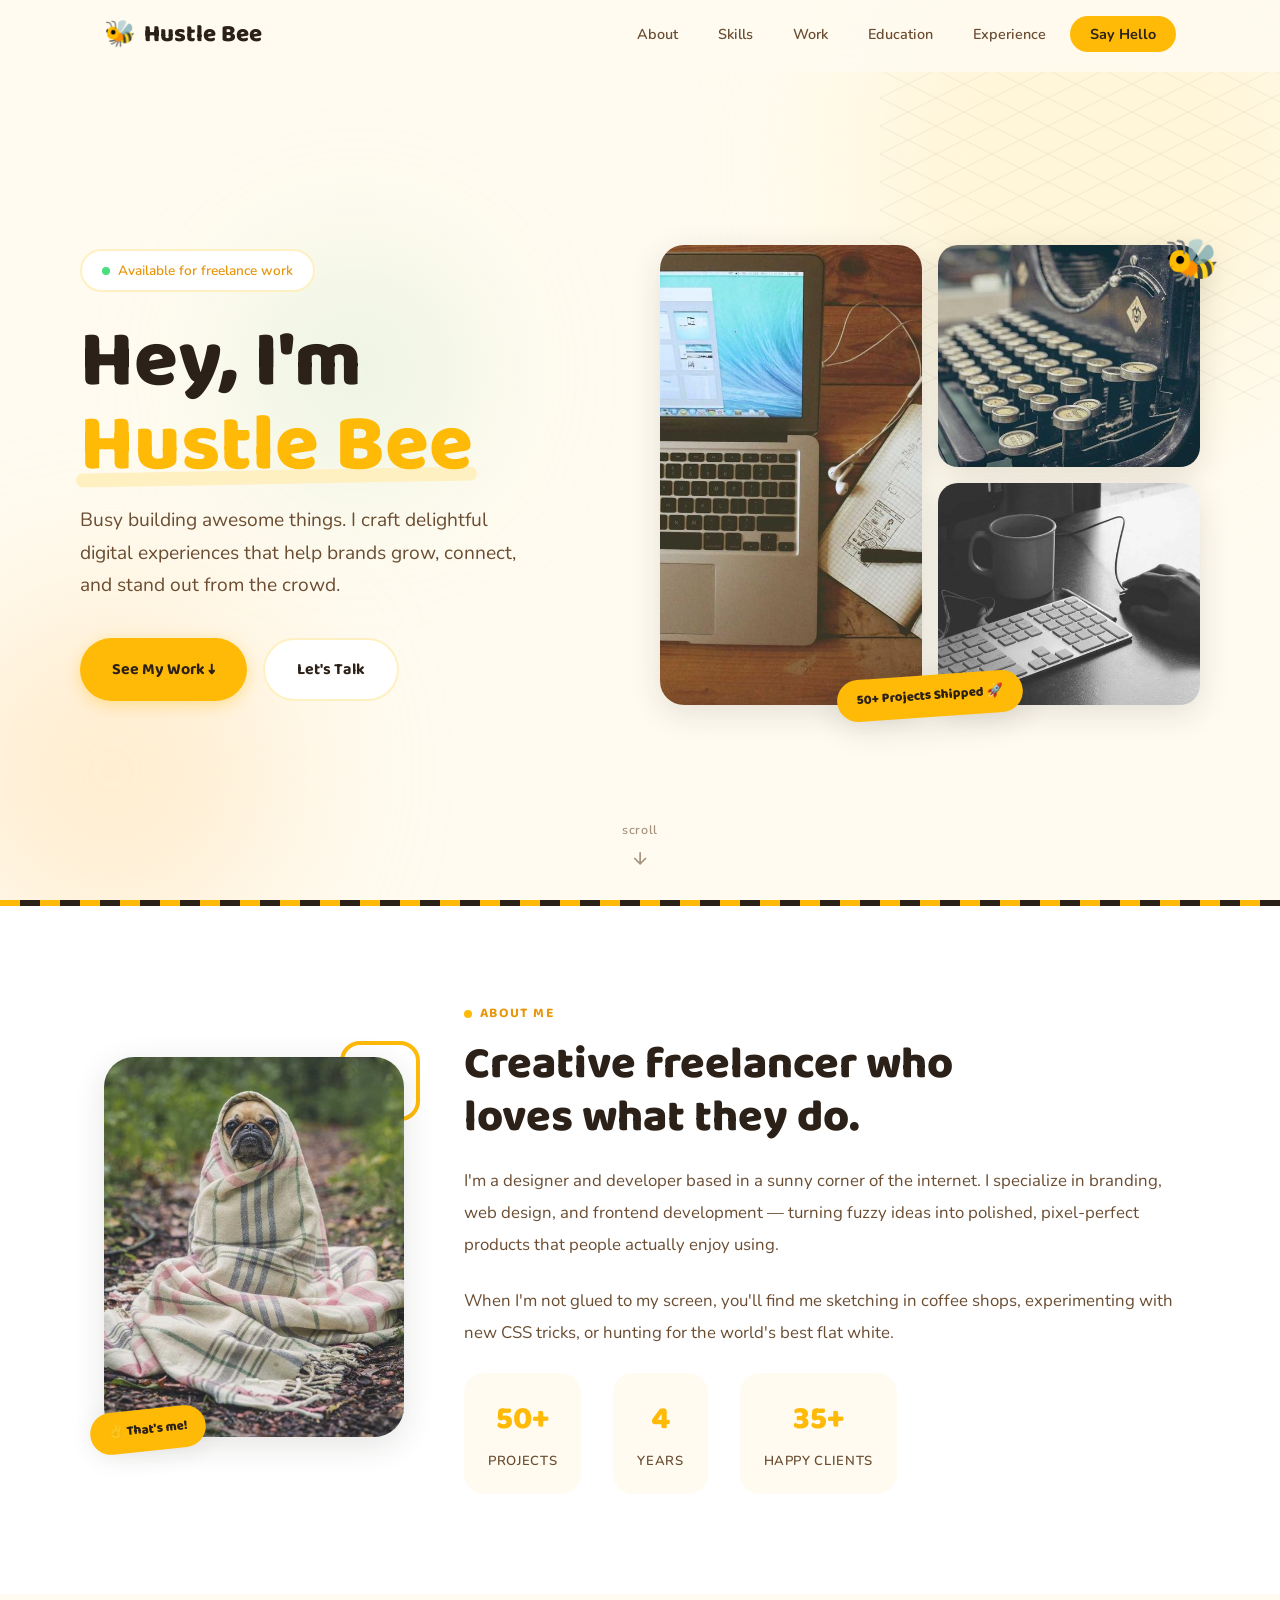
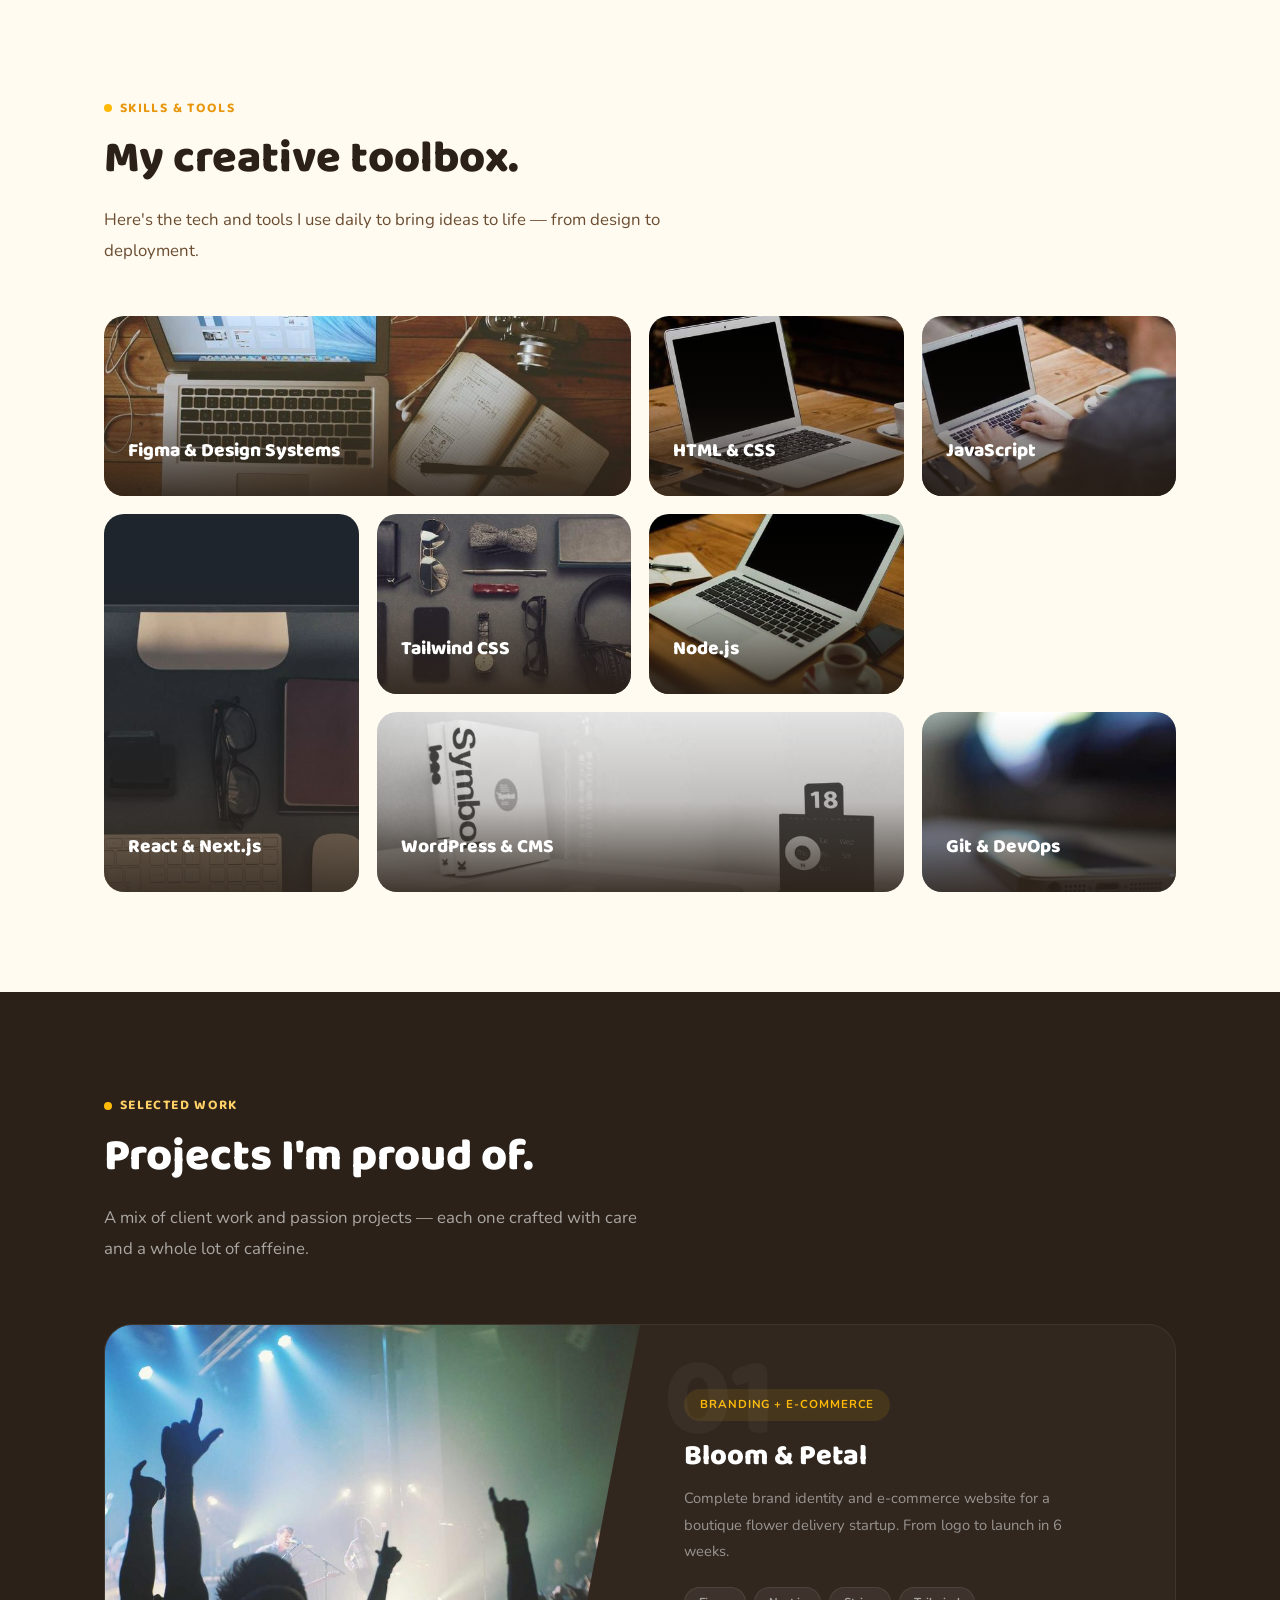
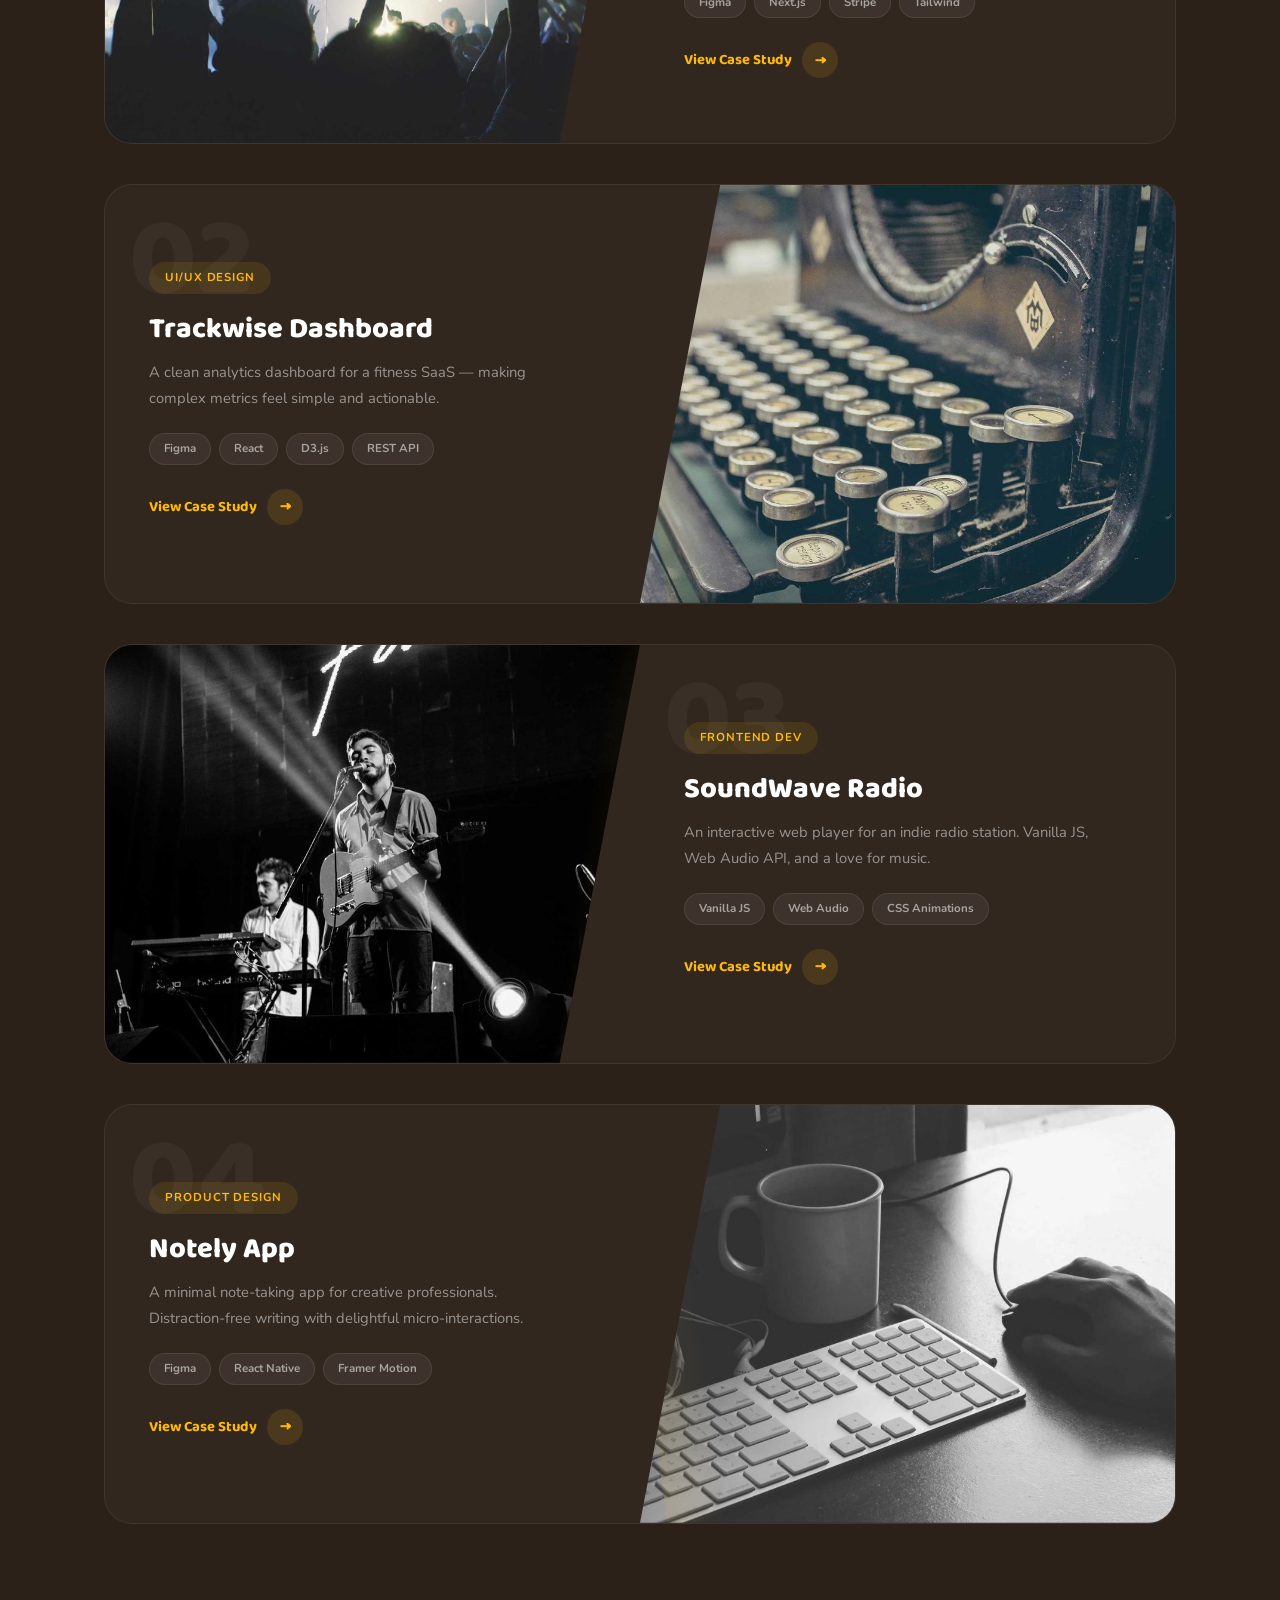
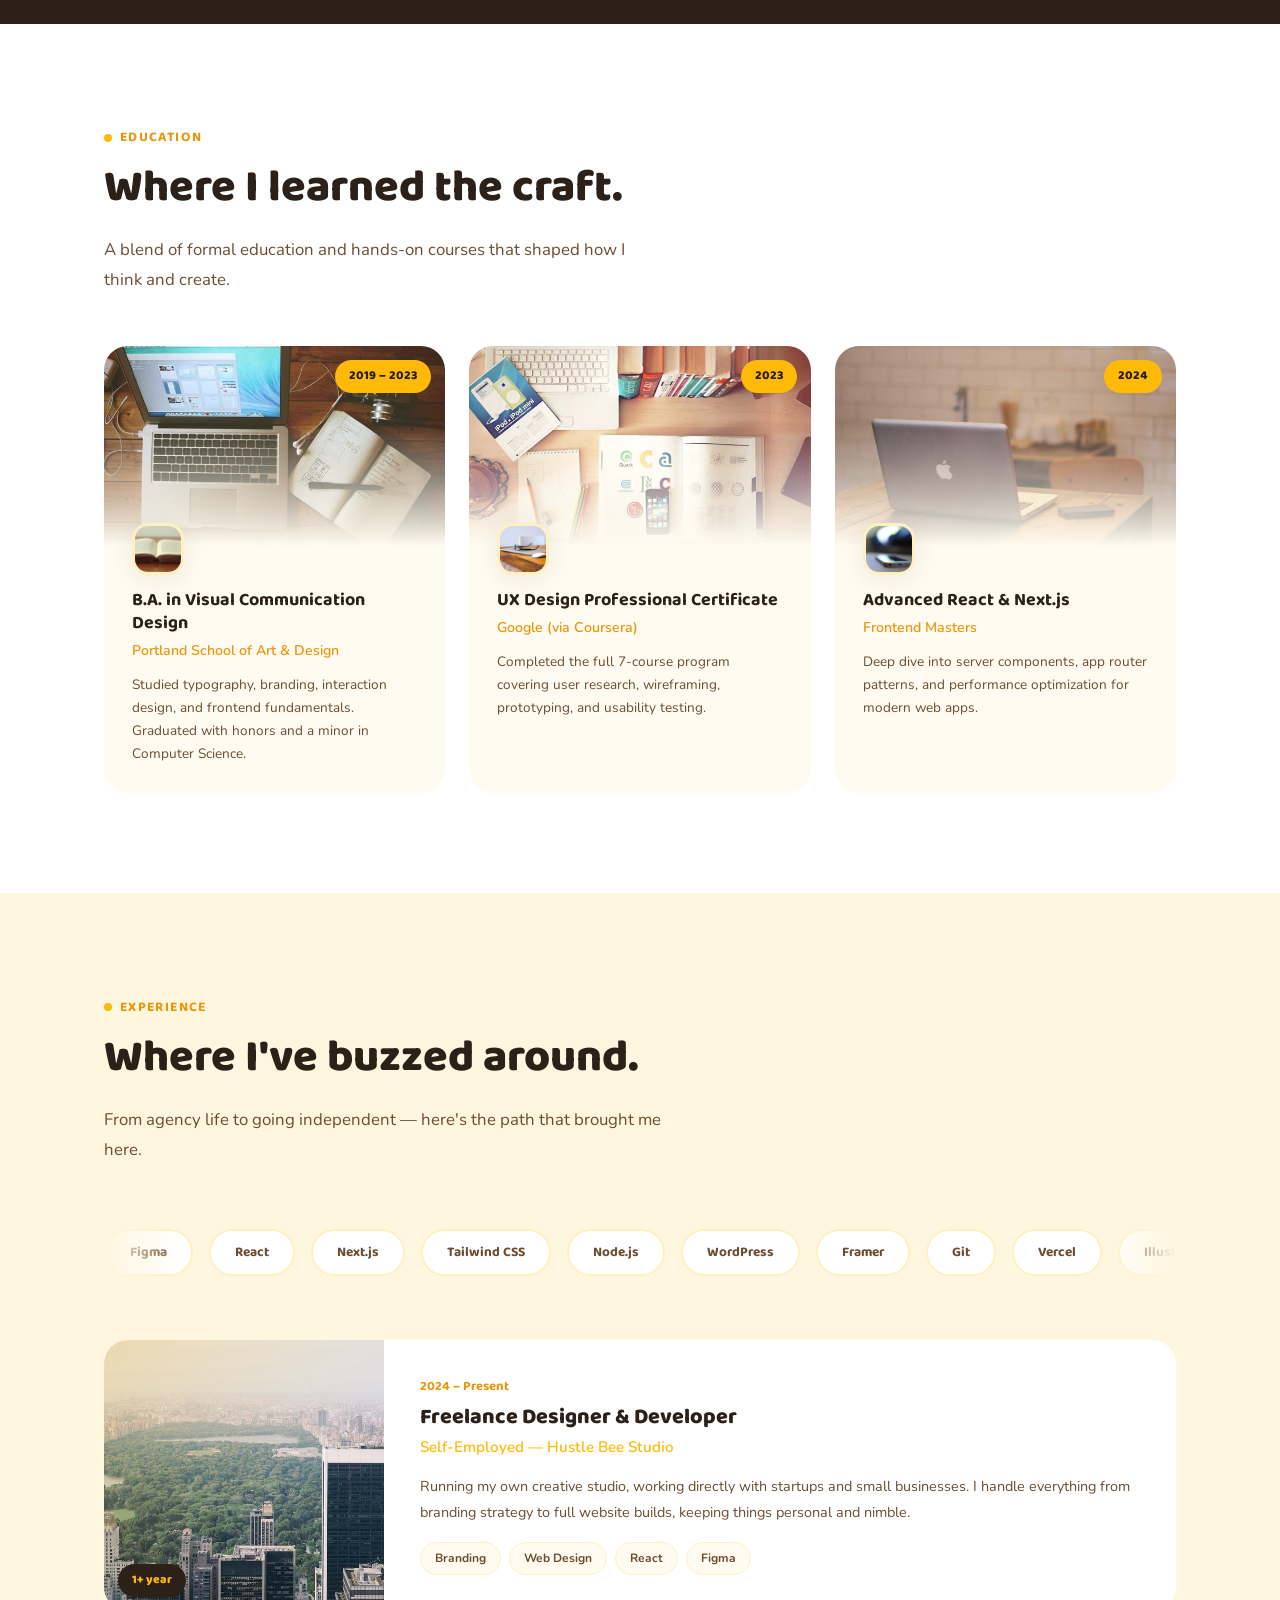
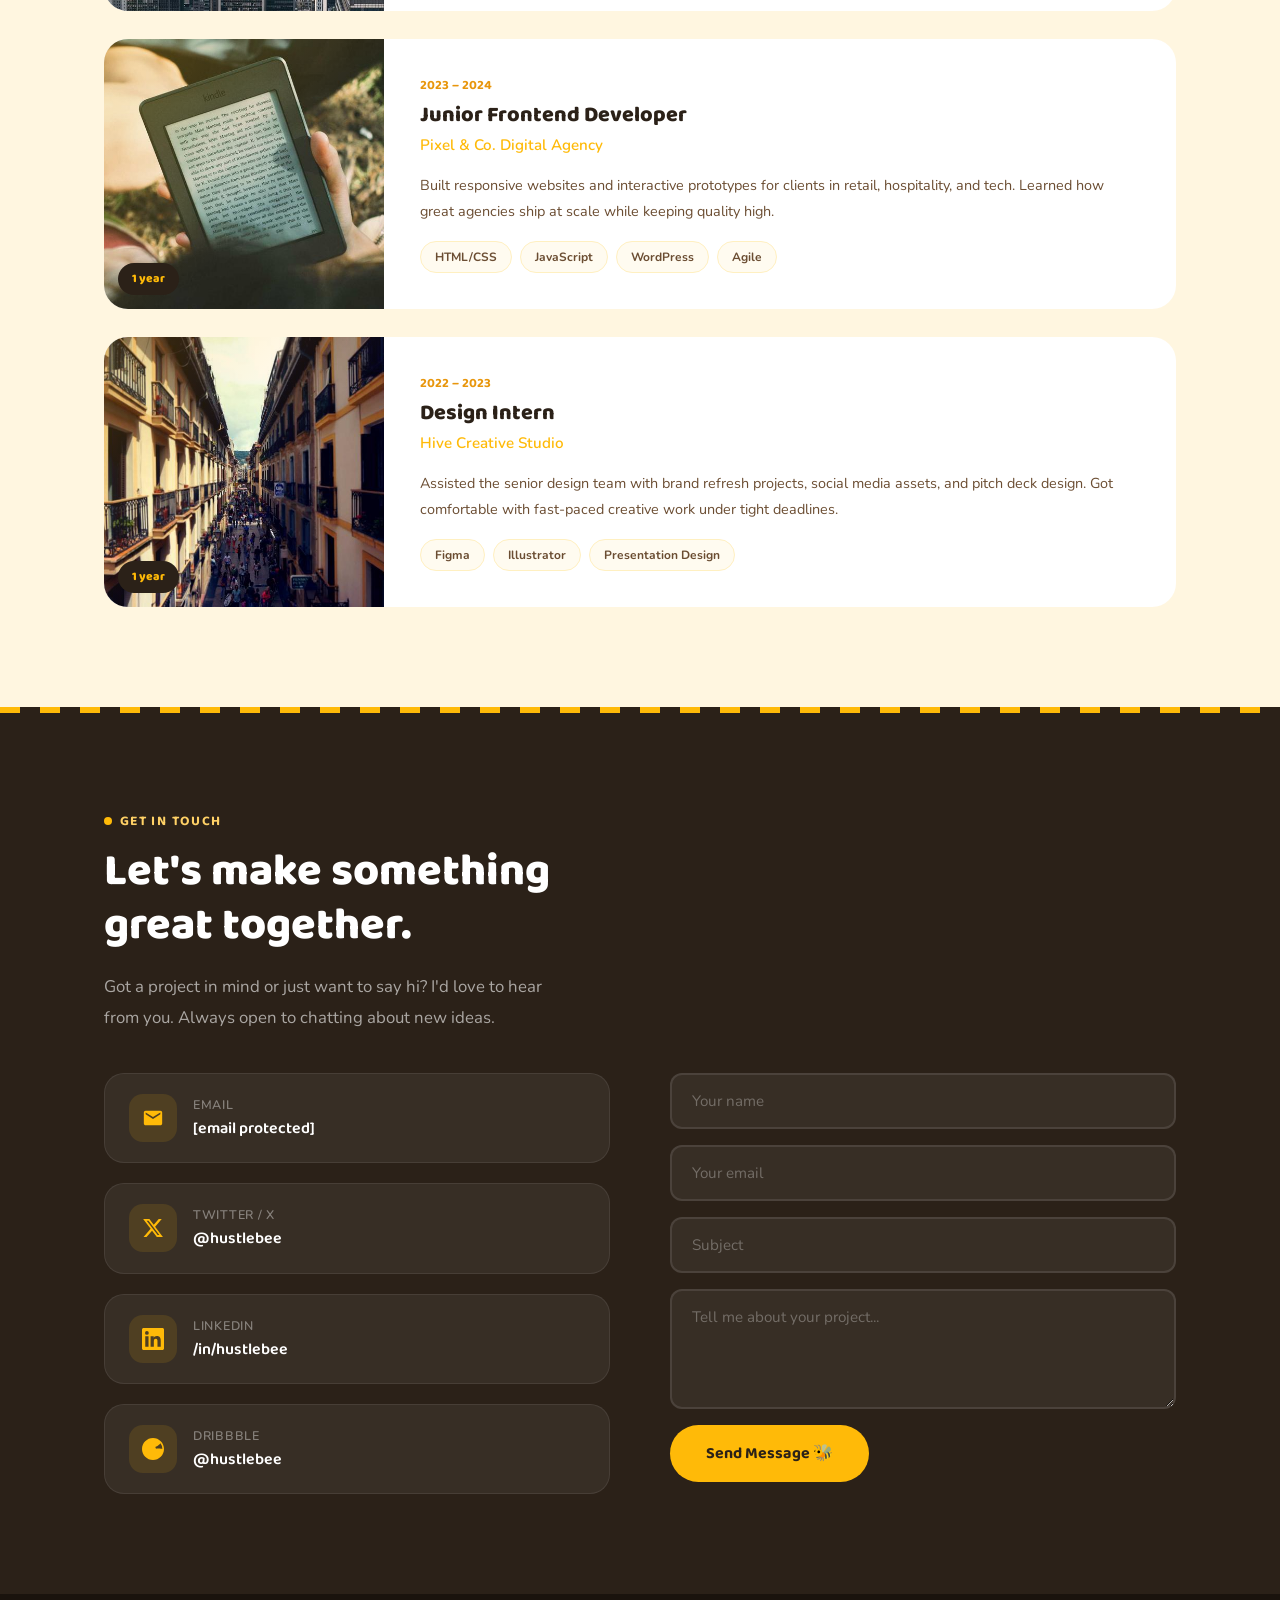
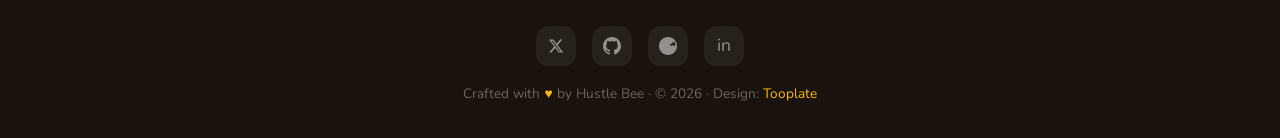
<file: index.html>
<!DOCTYPE html>
<!--

    Tooplate 2169 Hustle Bee

    https://www.tooplate.com/view/2169-hustle-bee

    Free HTML CSS Template

-->
<html lang="en">
<head>
  <meta charset="UTF-8">
  <meta name="viewport" content="width=device-width, initial-scale=1.0">
  <meta name="description" content="Hustle Bee — Freelance creative & developer. Busy building awesome things.">
  <meta name="author" content="Hustle Bee">
  <meta name="theme-color" content="#FFBA08">
  <link rel="icon" href="data:image/svg+xml,<svg xmlns='http://www.w3.org/2000/svg' viewBox='0 0 100 100'><text y='.9em' font-size='90'>🐝</text></svg>">
  <title>Hustle Bee — Busy Building Awesome Things</title>
  <link rel="preconnect" href="https://fonts.googleapis.com">
  <link rel="preconnect" href="https://fonts.gstatic.com" crossorigin>
  <link href="https://fonts.googleapis.com/css2?family=Baloo+2:wght@400;500;600;700;800&family=Nunito:wght@400;500;600;700&display=swap" rel="stylesheet">
    <link rel="stylesheet" href="tooplate-2169-hustle-bee.css">
</head>
<body>

  <!-- NAV -->
  <nav class="nav" id="nav">
    <div class="nav-inner">
      <a href="#hero" class="nav-logo"><span class="bee-icon">🐝</span> Hustle Bee</a>
      <ul class="nav-links" id="navLinks">
        <li><a href="#about">About</a></li>
        <li><a href="#skills">Skills</a></li>
        <li><a href="#projects">Work</a></li>
        <li><a href="#education">Education</a></li>
        <li><a href="#experience">Experience</a></li>
        <li><a href="#contact" class="nav-cta">Say Hello</a></li>
      </ul>
      <button class="nav-toggle" id="navToggle" aria-label="Menu"><span></span></button>
    </div>
  </nav>

  <!-- HERO -->
  <section class="hero" id="hero">
    <div class="hero-bg">
      <div class="hero-blob hero-blob-1"></div>
      <div class="hero-blob hero-blob-2"></div>
      <div class="hero-blob hero-blob-3"></div>
      <div class="hero-honeycomb"></div>
    </div>
    <div class="container hero-content">
      <div class="hero-text">
        <div class="hero-badge"><span class="status-dot"></span> Available for freelance work</div>
        <h1 class="hero-name">Hey, I'm<br><span class="highlight">Hustle Bee</span></h1>
        <p class="hero-tagline">Busy building awesome things. I craft delightful digital experiences that help brands grow, connect, and stand out from the crowd.</p>
        <div class="hero-actions">
          <a href="#projects" class="btn btn-primary">See My Work ↓</a>
          <a href="#contact" class="btn btn-secondary">Let's Talk</a>
        </div>
      </div>
      <div class="hero-visual">
        <div class="hero-img-card">
          <img src="images/design-work.jpg" alt="Design work">
        </div>
        <div class="hero-img-card">
          <img src="images/dashboard-project.jpg" alt="Dashboard project">
        </div>
        <div class="hero-img-card">
          <img src="images/app-design.jpg" alt="App design">
        </div>
        <span class="hero-floating-bee">🐝</span>
        <span class="hero-visual-sticker">50+ Projects Shipped 🚀</span>
      </div>
    </div>
    <div class="scroll-hint">scroll<svg viewBox="0 0 24 24" fill="none" stroke="currentColor" stroke-width="2"><path d="M12 5v14M19 12l-7 7-7-7"/></svg></div>
  </section>

  <!-- ABOUT -->
  <section class="about" id="about">
    <div class="container">
      <div class="about-grid">
        <div class="about-photo-wrap reveal">
          <div class="about-photo"><img src="images/hustle-bee-portrait.jpg" alt="Hustle Bee portrait"></div>
          <div class="about-photo-decor"></div>
          <div class="about-photo-sticker">✌️ That's me!</div>
        </div>
        <div class="about-text reveal reveal-delay-1">
          <span class="section-label"><span class="dot"></span> About Me</span>
          <h2 class="section-title">Creative freelancer who<br>loves what they do.</h2>
          <p>I'm a designer and developer based in a sunny corner of the internet. I specialize in branding, web design, and frontend development — turning fuzzy ideas into polished, pixel-perfect products that people actually enjoy using.</p>
          <p>When I'm not glued to my screen, you'll find me sketching in coffee shops, experimenting with new CSS tricks, or hunting for the world's best flat white.</p>
          <div class="about-stats">
            <div class="stat-item"><span class="stat-number">50+</span><span class="stat-label">Projects</span></div>
            <div class="stat-item"><span class="stat-number">4</span><span class="stat-label">Years</span></div>
            <div class="stat-item"><span class="stat-number">35+</span><span class="stat-label">Happy Clients</span></div>
          </div>
        </div>
      </div>
    </div>
  </section>

  <!-- SKILLS — BENTO -->
  <section class="skills" id="skills">
    <div class="container">
      <div class="skills-header reveal">
        <span class="section-label"><span class="dot"></span> Skills & Tools</span>
        <h2 class="section-title">My creative toolbox.</h2>
        <p class="section-desc">Here's the tech and tools I use daily to bring ideas to life — from design to deployment.</p>
      </div>
      <div class="skills-bento">
        <div class="skill-bento-card span-2 reveal-scale">
          <img class="skill-bento-img" src="images/design-workspace.jpg" alt="Design workspace">
          <div class="skill-bento-overlay">
            <span class="skill-bento-name">Figma & Design Systems</span>
            <span class="skill-bento-desc">Component libraries, auto-layout, prototyping — my design home base.</span>
          </div>
          <span class="skill-bento-level">Expert</span>
        </div>
        <div class="skill-bento-card reveal-scale reveal-delay-1">
          <img class="skill-bento-img" src="images/code-on-screen.jpg" alt="Code on screen">
          <div class="skill-bento-overlay">
            <span class="skill-bento-name">HTML & CSS</span>
            <span class="skill-bento-desc">Semantic markup, animations, responsive layouts.</span>
          </div>
          <span class="skill-bento-level">Expert</span>
        </div>
        <div class="skill-bento-card reveal-scale reveal-delay-2">
          <img class="skill-bento-img" src="images/javascript.jpg" alt="JavaScript">
          <div class="skill-bento-overlay">
            <span class="skill-bento-name">JavaScript</span>
            <span class="skill-bento-desc">ES6+, DOM, async patterns, Web APIs.</span>
          </div>
          <span class="skill-bento-level">Advanced</span>
        </div>
        <div class="skill-bento-card tall reveal-scale">
          <img class="skill-bento-img" src="images/react-development.jpg" alt="React development">
          <div class="skill-bento-overlay">
            <span class="skill-bento-name">React & Next.js</span>
            <span class="skill-bento-desc">Hooks, server components, app router, state management.</span>
          </div>
          <span class="skill-bento-level">Advanced</span>
        </div>
        <div class="skill-bento-card reveal-scale reveal-delay-1">
          <img class="skill-bento-img" src="images/tailwind-css.jpg" alt="Tailwind CSS">
          <div class="skill-bento-overlay">
            <span class="skill-bento-name">Tailwind CSS</span>
            <span class="skill-bento-desc">Utility-first styling at speed.</span>
          </div>
          <span class="skill-bento-level">Expert</span>
        </div>
        <div class="skill-bento-card reveal-scale reveal-delay-2">
          <img class="skill-bento-img" src="images/backend-code.jpg" alt="Backend code">
          <div class="skill-bento-overlay">
            <span class="skill-bento-name">Node.js</span>
            <span class="skill-bento-desc">REST APIs, Express, server-side scripting.</span>
          </div>
          <span class="skill-bento-level">Intermediate</span>
        </div>
        <div class="skill-bento-card span-2 reveal-scale reveal-delay-1">
          <img class="skill-bento-img" src="images/wordpress-themes.jpg" alt="WordPress themes">
          <div class="skill-bento-overlay">
            <span class="skill-bento-name">WordPress & CMS</span>
            <span class="skill-bento-desc">Custom themes, Gutenberg blocks, headless CMS integrations.</span>
          </div>
          <span class="skill-bento-level">Advanced</span>
        </div>
        <div class="skill-bento-card reveal-scale reveal-delay-2">
          <img class="skill-bento-img" src="images/version-control.jpg" alt="Version control">
          <div class="skill-bento-overlay">
            <span class="skill-bento-name">Git & DevOps</span>
            <span class="skill-bento-desc">Branching, CI/CD, Vercel deploys.</span>
          </div>
          <span class="skill-bento-level">Advanced</span>
        </div>
      </div>
    </div>
  </section>

  <!-- PROJECTS — DIAGONAL SPLIT -->
  <section class="projects" id="projects">
    <div class="container">
      <div class="reveal">
        <span class="section-label"><span class="dot"></span> Selected Work</span>
        <h2 class="section-title">Projects I'm proud of.</h2>
        <p class="section-desc">A mix of client work and passion projects — each one crafted with care and a whole lot of caffeine.</p>
      </div>

      <div class="projects-list">
        <!-- Card 1 — image left, info right -->
        <div class="project-card reveal">
          <div class="project-card-img">
            <img src="images/bloom-petal-project.jpg" alt="Bloom & Petal project">
          </div>
          <div class="project-info">
            <span class="project-number">01</span>
            <span class="project-tag">Branding + E-Commerce</span>
            <h3 class="project-title">Bloom & Petal</h3>
            <p class="project-desc">Complete brand identity and e-commerce website for a boutique flower delivery startup. From logo to launch in 6 weeks.</p>
            <div class="project-stack">
              <span class="project-stack-pill">Figma</span>
              <span class="project-stack-pill">Next.js</span>
              <span class="project-stack-pill">Stripe</span>
              <span class="project-stack-pill">Tailwind</span>
            </div>
            <a href="#" class="project-link">View Case Study <span class="project-link-arrow">→</span></a>
          </div>
        </div>

        <!-- Card 2 — image right, info left (auto-reversed) -->
        <div class="project-card reveal">
          <div class="project-card-img">
            <img src="images/trackwise-dashboard.jpg" alt="Trackwise Dashboard">
          </div>
          <div class="project-info">
            <span class="project-number">02</span>
            <span class="project-tag">UI/UX Design</span>
            <h3 class="project-title">Trackwise Dashboard</h3>
            <p class="project-desc">A clean analytics dashboard for a fitness SaaS — making complex metrics feel simple and actionable.</p>
            <div class="project-stack">
              <span class="project-stack-pill">Figma</span>
              <span class="project-stack-pill">React</span>
              <span class="project-stack-pill">D3.js</span>
              <span class="project-stack-pill">REST API</span>
            </div>
            <a href="#" class="project-link">View Case Study <span class="project-link-arrow">→</span></a>
          </div>
        </div>

        <!-- Card 3 — image left -->
        <div class="project-card reveal">
          <div class="project-card-img">
            <img src="images/soundwave-radio.jpg" alt="SoundWave Radio">
          </div>
          <div class="project-info">
            <span class="project-number">03</span>
            <span class="project-tag">Frontend Dev</span>
            <h3 class="project-title">SoundWave Radio</h3>
            <p class="project-desc">An interactive web player for an indie radio station. Vanilla JS, Web Audio API, and a love for music.</p>
            <div class="project-stack">
              <span class="project-stack-pill">Vanilla JS</span>
              <span class="project-stack-pill">Web Audio</span>
              <span class="project-stack-pill">CSS Animations</span>
            </div>
            <a href="#" class="project-link">View Case Study <span class="project-link-arrow">→</span></a>
          </div>
        </div>

        <!-- Card 4 — image right -->
        <div class="project-card reveal">
          <div class="project-card-img">
            <img src="images/notely-app.jpg" alt="Notely App">
          </div>
          <div class="project-info">
            <span class="project-number">04</span>
            <span class="project-tag">Product Design</span>
            <h3 class="project-title">Notely App</h3>
            <p class="project-desc">A minimal note-taking app for creative professionals. Distraction-free writing with delightful micro-interactions.</p>
            <div class="project-stack">
              <span class="project-stack-pill">Figma</span>
              <span class="project-stack-pill">React Native</span>
              <span class="project-stack-pill">Framer Motion</span>
            </div>
            <a href="#" class="project-link">View Case Study <span class="project-link-arrow">→</span></a>
          </div>
        </div>
      </div>
    </div>
  </section>

  <!-- EDUCATION — VISUAL CARDS -->
  <section class="education" id="education">
    <div class="container">
      <div class="reveal">
        <span class="section-label"><span class="dot"></span> Education</span>
        <h2 class="section-title">Where I learned the craft.</h2>
        <p class="section-desc">A blend of formal education and hands-on courses that shaped how I think and create.</p>
      </div>
      <div class="edu-cards">
        <div class="edu-card reveal">
          <div class="edu-card-img">
            <img src="images/campus.jpg" alt="Campus">
            <span class="edu-card-year">2019 – 2023</span>
          </div>
          <div class="edu-card-body">
            <div class="edu-card-icon"><img src="images/icon-3.jpg" alt="icon"></div>
            <h3 class="edu-card-title">B.A. in Visual Communication Design</h3>
            <p class="edu-card-place">Portland School of Art & Design</p>
            <p class="edu-card-desc">Studied typography, branding, interaction design, and frontend fundamentals. Graduated with honors and a minor in Computer Science.</p>
          </div>
        </div>
        <div class="edu-card reveal reveal-delay-1">
          <div class="edu-card-img">
            <img src="images/online-learning.jpg" alt="Online learning">
            <span class="edu-card-year">2023</span>
          </div>
          <div class="edu-card-body">
            <div class="edu-card-icon"><img src="images/icon-2.jpg" alt="icon"></div>
            <h3 class="edu-card-title">UX Design Professional Certificate</h3>
            <p class="edu-card-place">Google (via Coursera)</p>
            <p class="edu-card-desc">Completed the full 7-course program covering user research, wireframing, prototyping, and usability testing.</p>
          </div>
        </div>
        <div class="edu-card reveal reveal-delay-2">
          <div class="edu-card-img">
            <img src="images/coding-bootcamp.jpg" alt="Coding bootcamp">
            <span class="edu-card-year">2024</span>
          </div>
          <div class="edu-card-body">
            <div class="edu-card-icon"><img src="images/icon.jpg" alt="icon"></div>
            <h3 class="edu-card-title">Advanced React & Next.js</h3>
            <p class="edu-card-place">Frontend Masters</p>
            <p class="edu-card-desc">Deep dive into server components, app router patterns, and performance optimization for modern web apps.</p>
          </div>
        </div>
      </div>
    </div>
  </section>

  <!-- EXPERIENCE — CARDS WITH IMAGES + MARQUEE -->
  <section class="experience" id="experience">
    <div class="container">
      <div class="reveal">
        <span class="section-label"><span class="dot"></span> Experience</span>
        <h2 class="section-title">Where I've buzzed around.</h2>
        <p class="section-desc">From agency life to going independent — here's the path that brought me here.</p>
      </div>
      <div class="exp-marquee">
        <div class="exp-marquee-track">
          <span class="exp-marquee-item">Figma</span><span class="exp-marquee-item">React</span>
          <span class="exp-marquee-item">Next.js</span><span class="exp-marquee-item">Tailwind CSS</span>
          <span class="exp-marquee-item">Node.js</span><span class="exp-marquee-item">WordPress</span>
          <span class="exp-marquee-item">Framer</span><span class="exp-marquee-item">Git</span>
          <span class="exp-marquee-item">Vercel</span><span class="exp-marquee-item">Illustrator</span>
          <span class="exp-marquee-item">After Effects</span><span class="exp-marquee-item">Webflow</span>
          <span class="exp-marquee-item">Figma</span><span class="exp-marquee-item">React</span>
          <span class="exp-marquee-item">Next.js</span><span class="exp-marquee-item">Tailwind CSS</span>
          <span class="exp-marquee-item">Node.js</span><span class="exp-marquee-item">WordPress</span>
          <span class="exp-marquee-item">Framer</span><span class="exp-marquee-item">Git</span>
          <span class="exp-marquee-item">Vercel</span><span class="exp-marquee-item">Illustrator</span>
          <span class="exp-marquee-item">After Effects</span><span class="exp-marquee-item">Webflow</span>
        </div>
      </div>
      <div class="exp-grid">
        <div class="exp-card reveal">
          <div class="exp-card-img">
            <img src="images/creative-workspace.jpg" alt="Creative workspace">
            <span class="exp-card-duration">1+ year</span>
          </div>
          <div class="exp-card-body">
            <span class="exp-card-period">2024 – Present</span>
            <h3 class="exp-card-role">Freelance Designer & Developer</h3>
            <p class="exp-card-company">Self-Employed — Hustle Bee Studio</p>
            <p class="exp-card-desc">Running my own creative studio, working directly with startups and small businesses. I handle everything from branding strategy to full website builds, keeping things personal and nimble.</p>
            <div class="exp-tags">
              <span class="exp-tag">Branding</span><span class="exp-tag">Web Design</span>
              <span class="exp-tag">React</span><span class="exp-tag">Figma</span>
            </div>
          </div>
        </div>
        <div class="exp-card reveal reveal-delay-1">
          <div class="exp-card-img">
            <img src="images/digital-agency.jpg" alt="Digital agency">
            <span class="exp-card-duration">1 year</span>
          </div>
          <div class="exp-card-body">
            <span class="exp-card-period">2023 – 2024</span>
            <h3 class="exp-card-role">Junior Frontend Developer</h3>
            <p class="exp-card-company">Pixel & Co. Digital Agency</p>
            <p class="exp-card-desc">Built responsive websites and interactive prototypes for clients in retail, hospitality, and tech. Learned how great agencies ship at scale while keeping quality high.</p>
            <div class="exp-tags">
              <span class="exp-tag">HTML/CSS</span><span class="exp-tag">JavaScript</span>
              <span class="exp-tag">WordPress</span><span class="exp-tag">Agile</span>
            </div>
          </div>
        </div>
        <div class="exp-card reveal reveal-delay-2">
          <div class="exp-card-img">
            <img src="images/creative-studio.jpg" alt="Creative studio">
            <span class="exp-card-duration">1 year</span>
          </div>
          <div class="exp-card-body">
            <span class="exp-card-period">2022 – 2023</span>
            <h3 class="exp-card-role">Design Intern</h3>
            <p class="exp-card-company">Hive Creative Studio</p>
            <p class="exp-card-desc">Assisted the senior design team with brand refresh projects, social media assets, and pitch deck design. Got comfortable with fast-paced creative work under tight deadlines.</p>
            <div class="exp-tags">
              <span class="exp-tag">Figma</span><span class="exp-tag">Illustrator</span>
              <span class="exp-tag">Presentation Design</span>
            </div>
          </div>
        </div>
      </div>
    </div>
  </section>

  <!-- CONTACT -->
  <section class="contact" id="contact">
    <div class="container">
      <div class="reveal">
        <span class="section-label"><span class="dot"></span> Get In Touch</span>
        <h2 class="section-title">Let's make something<br>great together.</h2>
        <p class="section-desc">Got a project in mind or just want to say hi? I'd love to hear from you. Always open to chatting about new ideas.</p>
      </div>
      <div class="contact-grid">
        <div class="contact-methods reveal reveal-delay-1">
          <a href="/cdn-cgi/l/email-protection#83ebe6efefecc3ebf6f0f7efe6e1e6e6adf0f7f6e7eaec" class="contact-method">
            <div class="contact-method-icon"><svg viewBox="0 0 24 24"><path d="M20 4H4c-1.1 0-2 .9-2 2v12c0 1.1.9 2 2 2h16c1.1 0 2-.9 2-2V6c0-1.1-.9-2-2-2zm0 4l-8 5-8-5V6l8 5 8-5v2z"/></svg></div>
            <div><div class="contact-method-label">Email</div><div class="contact-method-value"><span class="__cf_email__" data-cfemail="7e161b1212113e160b0d0a121b1c1b1b500d0a0b1a1711">[email&#160;protected]</span></div></div>
          </a>
          <a href="#" class="contact-method">
            <div class="contact-method-icon"><svg viewBox="0 0 24 24"><path d="M18.244 2.25h3.308l-7.227 8.26 8.502 11.24H16.17l-5.214-6.817L4.99 21.75H1.68l7.73-8.835L1.254 2.25H8.08l4.713 6.231zm-1.161 17.52h1.833L7.084 4.126H5.117z"/></svg></div>
            <div><div class="contact-method-label">Twitter / X</div><div class="contact-method-value">@hustlebee</div></div>
          </a>
          <a href="#" class="contact-method">
            <div class="contact-method-icon"><svg viewBox="0 0 24 24"><path d="M20.447 20.452h-3.554v-5.569c0-1.328-.027-3.037-1.852-3.037-1.853 0-2.136 1.445-2.136 2.939v5.667H9.351V9h3.414v1.561h.046c.477-.9 1.637-1.85 3.37-1.85 3.601 0 4.267 2.37 4.267 5.455v6.286zM5.337 7.433a2.062 2.062 0 01-2.063-2.065 2.064 2.064 0 112.063 2.065zm1.782 13.019H3.555V9h3.564v11.452zM22.225 0H1.771C.792 0 0 .774 0 1.729v20.542C0 23.227.792 24 1.771 24h20.451C23.2 24 24 23.227 24 22.271V1.729C24 .774 23.2 0 22.222 0h.003z"/></svg></div>
            <div><div class="contact-method-label">LinkedIn</div><div class="contact-method-value">/in/hustlebee</div></div>
          </a>
          <a href="#" class="contact-method">
            <div class="contact-method-icon"><svg viewBox="0 0 24 24"><path d="M12 0C5.375 0 0 5.375 0 12s5.375 12 12 12 12-5.375 12-12S18.625 0 12 0zm7.938 5.563a10.18 10.18 0 012.25 6.375c-.328-.063-3.625-.734-6.938-.313-.063-.156-.125-.281-.188-.438-.187-.437-.375-.875-.593-1.312 3.688-1.5 5.344-3.656 5.469-3.813z"/></svg></div>
            <div><div class="contact-method-label">Dribbble</div><div class="contact-method-value">@hustlebee</div></div>
          </a>
        </div>
        <div class="contact-form reveal reveal-delay-2">
          <input type="text" placeholder="Your name" required>
          <input type="email" placeholder="Your email" required>
          <input type="text" placeholder="Subject">
          <textarea placeholder="Tell me about your project..."></textarea>
          <button type="button" class="btn-submit">Send Message 🐝</button>
        </div>
      </div>
    </div>
  </section>

  <!-- FOOTER -->
  <footer class="footer">
    <div class="container">
      <div class="footer-socials">
        <a href="#" aria-label="Twitter"><svg width="16" height="16" viewBox="0 0 24 24" fill="currentColor"><path d="M18.244 2.25h3.308l-7.227 8.26 8.502 11.24H16.17l-5.214-6.817L4.99 21.75H1.68l7.73-8.835L1.254 2.25H8.08l4.713 6.231zm-1.161 17.52h1.833L7.084 4.126H5.117z"/></svg></a>
        <a href="#" aria-label="GitHub"><svg width="18" height="18" viewBox="0 0 24 24" fill="currentColor"><path d="M12 0C5.37 0 0 5.37 0 12c0 5.3 3.438 9.8 8.205 11.385.6.113.82-.258.82-.577 0-.285-.01-1.04-.015-2.04-3.338.724-4.042-1.61-4.042-1.61-.546-1.385-1.335-1.755-1.335-1.755-1.087-.744.084-.729.084-.729 1.205.084 1.838 1.236 1.838 1.236 1.07 1.835 2.809 1.305 3.495.998.108-.776.417-1.305.76-1.605-2.665-.3-5.466-1.332-5.466-5.93 0-1.31.465-2.38 1.235-3.22-.135-.303-.54-1.523.105-3.176 0 0 1.005-.322 3.3 1.23.96-.267 1.98-.399 3-.405 1.02.006 2.04.138 3 .405 2.28-1.552 3.285-1.23 3.285-1.23.645 1.653.24 2.873.12 3.176.765.84 1.23 1.91 1.23 3.22 0 4.61-2.805 5.625-5.475 5.92.42.36.81 1.096.81 2.22 0 1.605-.015 2.896-.015 3.286 0 .315.21.69.825.57C20.565 21.795 24 17.295 24 12c0-6.63-5.37-12-12-12"/></svg></a>
        <a href="#" aria-label="Dribbble"><svg width="18" height="18" viewBox="0 0 24 24" fill="currentColor"><path d="M12 0C5.375 0 0 5.375 0 12s5.375 12 12 12 12-5.375 12-12S18.625 0 12 0zm7.938 5.563a10.18 10.18 0 012.25 6.375c-.328-.063-3.625-.734-6.938-.313-.063-.156-.125-.281-.188-.438-.187-.437-.375-.875-.593-1.312 3.688-1.5 5.344-3.656 5.469-3.813z"/></svg></a>
        <a href="#" aria-label="LinkedIn">in</a>
      </div>
      <p class="footer-text">Crafted with <span>♥</span> by Hustle Bee · © 2026 · Design: <a href="https://www.tooplate.com" target="_blank" rel="noopener" style="color: var(--honey); text-decoration: none;">Tooplate</a></p>
    </div>
  </footer>
    <script src="tooplate-2169-hustle-bee.js"></script>
</body>
</html>
</file>
<file: tooplate-2169-hustle-bee.css>
/*

    Tooplate 2169 Hustle Bee

    https://www.tooplate.com/view/2169-hustle-bee

    Free HTML CSS Template

*/

*, *::before, *::after { margin: 0; padding: 0; box-sizing: border-box; }

:root {
  --honey: #FFBA08;
  --honey-light: #FFD166;
  --honey-glow: #FFF0C1;
  --amber: #E8960C;
  --cream: #FFFBF0;
  --cream-alt: #FFF6E0;
  --dark: #2B2118;
  --dark-soft: #4A3728;
  --brown: #6B4D32;
  --coral: #FF6B6B;
  --mint: #4ECDC4;
  --lavender: #A78BFA;
  --peach: #FBBF7C;
  --white: #FFFFFF;
  --shadow-soft: 0 4px 24px rgba(43, 33, 24, 0.08);
  --shadow-medium: 0 8px 32px rgba(43, 33, 24, 0.12);
  --shadow-lift: 0 16px 48px rgba(43, 33, 24, 0.18);
  --radius: 20px;
  --radius-sm: 12px;
  --radius-full: 999px;
  --font-display: 'Baloo 2', cursive;
  --font-body: 'Nunito', sans-serif;
  --bounce: cubic-bezier(0.34, 1.56, 0.64, 1);
  --ease-out: cubic-bezier(0.16, 1, 0.3, 1);
}

html { scroll-behavior: smooth; scroll-padding-top: 80px; }

body {
  font-family: var(--font-body);
  color: var(--dark);
  background: var(--cream);
  line-height: 1.7;
  font-size: 16px;
  overflow-x: hidden;
  -webkit-font-smoothing: antialiased;
}

img { max-width: 100%; display: block; }
a { text-decoration: none; color: inherit; }
button { cursor: pointer; border: none; font-family: inherit; }
.container { max-width: 1120px; margin: 0 auto; padding: 0 24px; }

.section-label {
  display: inline-flex;
  align-items: center;
  gap: 8px;
  font-family: var(--font-display);
  font-size: 0.85rem;
  font-weight: 700;
  text-transform: uppercase;
  letter-spacing: 0.1em;
  color: var(--amber);
  margin-bottom: 12px;
}
.section-label .dot {
  width: 8px; height: 8px;
  background: var(--honey);
  border-radius: 50%;
  display: inline-block;
  animation: pulse-dot 2s ease infinite;
}
.section-title {
  font-family: var(--font-display);
  font-size: clamp(2rem, 5vw, 2.8rem);
  font-weight: 800;
  color: var(--dark);
  line-height: 1.2;
  margin-bottom: 20px;
}
.section-desc {
  font-size: 1.05rem;
  color: var(--brown);
  max-width: 560px;
  line-height: 1.8;
}

/* ===== SCROLL REVEAL ===== */
.reveal {
  opacity: 0;
  transform: translateY(40px);
  transition: opacity 0.7s var(--ease-out), transform 0.7s var(--ease-out);
}
.reveal.visible { opacity: 1; transform: translateY(0); }
.reveal-delay-1 { transition-delay: 0.1s; }
.reveal-delay-2 { transition-delay: 0.2s; }
.reveal-delay-3 { transition-delay: 0.3s; }
.reveal-scale {
  opacity: 0;
  transform: scale(0.92);
  transition: opacity 0.6s var(--ease-out), transform 0.6s var(--ease-out);
}
.reveal-scale.visible { opacity: 1; transform: scale(1); }

/* ===== ANIMATIONS ===== */
@keyframes float {
  0%, 100% { transform: translateY(0) rotate(0deg); }
  50% { transform: translateY(-12px) rotate(2deg); }
}
@keyframes float-alt {
  0%, 100% { transform: translateY(0); }
  50% { transform: translateY(-8px) rotate(-3deg); }
}
@keyframes wiggle {
  0%, 100% { transform: rotate(0deg); }
  25% { transform: rotate(3deg); }
  75% { transform: rotate(-3deg); }
}
@keyframes pulse-dot {
  0%, 100% { transform: scale(1); opacity: 1; }
  50% { transform: scale(1.5); opacity: 0.6; }
}
@keyframes bee-fly {
  0% { transform: translate(0, 0) rotate(5deg); }
  25% { transform: translate(15px, -10px) rotate(-3deg); }
  50% { transform: translate(-5px, -18px) rotate(5deg); }
  75% { transform: translate(10px, -6px) rotate(-2deg); }
  100% { transform: translate(0, 0) rotate(5deg); }
}
@keyframes stripe-move {
  0% { background-position: 0 0; }
  100% { background-position: 40px 0; }
}
@keyframes hero-text-in {
  0% { opacity: 0; transform: translateY(30px) scale(0.96); }
  100% { opacity: 1; transform: translateY(0) scale(1); }
}
@keyframes marquee {
  0% { transform: translateX(0); }
  100% { transform: translateX(-50%); }
}

/* ===== NAV ===== */
.nav {
  position: fixed;
  top: 0; left: 0; right: 0;
  z-index: 1000;
  background: rgba(255, 251, 240, 0.85);
  backdrop-filter: blur(16px);
  -webkit-backdrop-filter: blur(16px);
  border-bottom: 2px solid transparent;
  transition: border-color 0.3s, box-shadow 0.3s;
}
.nav.scrolled {
  border-bottom-color: var(--honey-glow);
  box-shadow: 0 2px 20px rgba(255, 186, 8, 0.1);
}
.nav-inner {
  max-width: 1120px; margin: 0 auto; padding: 0 24px;
  display: flex; align-items: center; justify-content: space-between; height: 70px;
}
.nav-logo {
  font-family: var(--font-display); font-size: 1.5rem; font-weight: 800;
  color: var(--dark); display: flex; align-items: center; gap: 8px;
}
.nav-logo .bee-icon { font-size: 1.6rem; animation: bee-fly 4s ease-in-out infinite; display: inline-block; }
.nav-links { display: flex; align-items: center; gap: 8px; list-style: none; }
.nav-links a {
  font-family: var(--font-body); font-size: 0.9rem; font-weight: 600;
  color: var(--brown); padding: 8px 16px; border-radius: var(--radius-full);
  transition: all 0.3s var(--bounce);
}
.nav-links a:hover { color: var(--dark); background: var(--honey-glow); transform: scale(1.05); }
.nav-cta { background: var(--honey) !important; color: var(--dark) !important; font-weight: 700 !important; padding: 8px 20px !important; }
.nav-cta:hover { background: var(--amber) !important; transform: scale(1.08) !important; }
.nav-toggle {
  display: none; background: none; width: 44px; height: 44px;
  border-radius: 12px; align-items: center; justify-content: center; transition: background 0.2s;
  z-index: 1001;
}
.nav-toggle:hover { background: var(--honey-glow); }
.nav-toggle span {
  display: block; width: 22px; height: 2.5px; background: var(--dark);
  border-radius: 2px; transition: all 0.3s var(--bounce); position: relative;
}
.nav-toggle span::before, .nav-toggle span::after {
  content: ''; position: absolute; width: 22px; height: 2.5px;
  background: var(--dark); border-radius: 2px; transition: all 0.3s var(--bounce);
}
.nav-toggle span::before { top: -7px; }
.nav-toggle span::after { top: 7px; }
.nav-toggle.active span { background: transparent; }
.nav-toggle.active span::before { top: 0; transform: rotate(45deg); }
.nav-toggle.active span::after { top: 0; transform: rotate(-45deg); }

/* ===== HERO ===== */
.hero {
  min-height: 100vh; display: flex; align-items: center;
  position: relative; overflow: hidden; background: var(--cream);
}
.hero-bg { position: absolute; inset: 0; pointer-events: none; overflow: hidden; }
.hero-blob { position: absolute; border-radius: 50%; filter: blur(80px); opacity: 0.5; }
.hero-blob-1 { width: 500px; height: 500px; background: var(--honey-glow); top: -10%; right: -5%; animation: float 8s ease-in-out infinite; }
.hero-blob-2 { width: 350px; height: 350px; background: #FFE0B2; bottom: -5%; left: -5%; animation: float-alt 10s ease-in-out infinite; }
.hero-blob-3 { width: 200px; height: 200px; background: #C8E6C9; top: 30%; left: 20%; animation: float 12s ease-in-out infinite; }
.hero-honeycomb {
  position: absolute; top: 0; right: 0; width: 400px; height: 400px; opacity: 0.06;
  background-image: url("data:image/svg+xml,%3Csvg xmlns='http://www.w3.org/2000/svg' width='56' height='28'%3E%3Cpath d='M28 0L56 14 28 28 0 14z' fill='none' stroke='%232B2118' stroke-width='1'/%3E%3C/svg%3E");
  background-size: 56px 28px;
}
.hero-content {
  position: relative; z-index: 2; padding: 110px 0 60px; width: 100%;
  display: grid; grid-template-columns: 1fr 1fr; gap: 40px; align-items: center;
}
.hero-text { }
.hero-badge {
  display: inline-flex; align-items: center; gap: 8px; background: var(--white);
  border: 2px solid var(--honey-glow); border-radius: var(--radius-full);
  padding: 8px 20px; font-size: 0.85rem; font-weight: 600; color: var(--amber);
  margin-bottom: 28px; animation: hero-text-in 0.8s var(--ease-out) both; animation-delay: 0.2s;
}
.hero-badge .status-dot { width: 8px; height: 8px; background: #4ADE80; border-radius: 50%; animation: pulse-dot 2s ease infinite; }
.hero-name {
  font-family: var(--font-display); font-size: clamp(2.8rem, 7vw, 5rem); font-weight: 800;
  line-height: 1.05; color: var(--dark); margin-bottom: 16px;
  animation: hero-text-in 0.8s var(--ease-out) both; animation-delay: 0.35s;
}
.hero-name .highlight { color: var(--honey); position: relative; display: inline-block; }
.hero-name .highlight::after {
  content: ''; position: absolute; bottom: 4px; left: -4px; right: -4px;
  height: 14px; background: var(--honey-glow); border-radius: 8px; z-index: -1; transform: rotate(-1deg);
}
.hero-tagline {
  font-size: clamp(1rem, 2vw, 1.2rem); color: var(--brown); max-width: 460px;
  line-height: 1.7; margin-bottom: 36px; animation: hero-text-in 0.8s var(--ease-out) both; animation-delay: 0.5s;
}
.hero-actions { display: flex; flex-wrap: wrap; gap: 16px; animation: hero-text-in 0.8s var(--ease-out) both; animation-delay: 0.65s; }
.btn {
  display: inline-flex; align-items: center; gap: 8px; font-family: var(--font-display);
  font-size: 1rem; font-weight: 700; padding: 16px 32px; border-radius: var(--radius-full);
  transition: all 0.35s var(--bounce);
}
.btn-primary { background: var(--honey); color: var(--dark); box-shadow: 0 4px 16px rgba(255, 186, 8, 0.35); }
.btn-primary:hover { background: var(--amber); transform: translateY(-3px) scale(1.04); box-shadow: 0 8px 28px rgba(255, 186, 8, 0.45); }
.btn-secondary { background: var(--white); color: var(--dark); border: 2px solid var(--honey-glow); }
.btn-secondary:hover { border-color: var(--honey); transform: translateY(-3px) scale(1.04); box-shadow: var(--shadow-soft); }

/* Hero visual — image collage right side */
.hero-visual {
  position: relative;
  display: grid;
  grid-template-columns: 1fr 1fr;
  grid-template-rows: 1fr 1fr;
  gap: 16px;
  height: 460px;
  animation: hero-text-in 1s var(--ease-out) both;
  animation-delay: 0.5s;
}
.hero-img-card {
  border-radius: 20px;
  overflow: hidden;
  position: relative;
  box-shadow: var(--shadow-medium);
  transition: transform 0.5s var(--bounce), box-shadow 0.4s;
}
.hero-img-card:hover {
  transform: translateY(-6px) scale(1.02);
  box-shadow: var(--shadow-lift);
  z-index: 3;
}
.hero-img-card img {
  width: 100%; height: 100%; object-fit: cover;
  transition: transform 0.6s var(--ease-out);
}
.hero-img-card:hover img { transform: scale(1.08); }
/* Layout: first card tall spanning 2 rows */
.hero-img-card:nth-child(1) {
  grid-row: 1 / 3;
  border-radius: 24px;
}
.hero-img-card:nth-child(2) { border-radius: 20px; }
.hero-img-card:nth-child(3) { border-radius: 20px; }
/* Floating sticker on collage */
.hero-visual-sticker {
  position: absolute;
  bottom: -12px; left: 50%;
  transform: translateX(-50%) rotate(-4deg);
  background: var(--honey);
  color: var(--dark);
  font-family: var(--font-display);
  font-weight: 800;
  font-size: 0.82rem;
  padding: 10px 20px;
  border-radius: var(--radius-full);
  box-shadow: var(--shadow-medium);
  z-index: 5;
  white-space: nowrap;
  animation: wiggle 5s ease-in-out infinite;
}
.hero-floating-bee {
  position: absolute; right: -20px; top: -20px; font-size: 2.8rem;
  animation: bee-fly 5s ease-in-out infinite; z-index: 4;
  filter: drop-shadow(0 6px 16px rgba(0,0,0,0.1));
}

.scroll-hint {
  position: absolute; bottom: 32px; left: 50%; transform: translateX(-50%);
  display: flex; flex-direction: column; align-items: center; gap: 8px;
  color: var(--brown); font-size: 0.78rem; font-weight: 600; letter-spacing: 0.05em;
  opacity: 0.6; animation: float 3s ease-in-out infinite;
}
.scroll-hint svg { width: 20px; height: 20px; }

/* ===== ABOUT ===== */
.about { padding: 100px 0; background: var(--white); position: relative; }
.about::before {
  content: ''; position: absolute; top: 0; left: 0; right: 0; height: 6px;
  background: repeating-linear-gradient(90deg, var(--honey) 0, var(--honey) 20px, var(--dark) 20px, var(--dark) 40px);
  animation: stripe-move 1.5s linear infinite;
}
.about-grid { display: grid; grid-template-columns: 300px 1fr; gap: 60px; align-items: center; }
.about-photo-wrap { position: relative; }
.about-photo { width: 300px; height: 380px; border-radius: 30px; overflow: hidden; box-shadow: var(--shadow-medium); }
.about-photo img { width: 100%; height: 100%; object-fit: cover; }
.about-photo-decor {
  position: absolute; width: 80px; height: 80px; border-radius: 20px;
  border: 4px solid var(--honey); top: -16px; right: -16px; z-index: -1;
  animation: wiggle 4s ease-in-out infinite;
}
.about-photo-sticker {
  position: absolute; bottom: -14px; left: -14px; background: var(--honey); color: var(--dark);
  font-family: var(--font-display); font-weight: 800; font-size: 0.82rem;
  padding: 10px 18px; border-radius: var(--radius-full); box-shadow: var(--shadow-soft);
  transform: rotate(-6deg); z-index: 3; animation: wiggle 5s ease-in-out infinite;
}
.about-text p { font-size: 1.05rem; color: var(--brown); line-height: 1.9; margin-bottom: 24px; }
.about-stats { display: flex; gap: 32px; }
.stat-item { text-align: center; padding: 20px 24px; background: var(--cream); border-radius: var(--radius); transition: transform 0.3s var(--bounce); }
.stat-item:hover { transform: translateY(-4px) scale(1.03); }
.stat-number { font-family: var(--font-display); font-size: 2rem; font-weight: 800; color: var(--honey); display: block; }
.stat-label { font-size: 0.82rem; font-weight: 600; color: var(--brown); text-transform: uppercase; letter-spacing: 0.05em; }

/* ===== SKILLS — BENTO GRID ===== */
.skills { padding: 100px 0; background: var(--cream); }
.skills-header { margin-bottom: 50px; }
.skills-bento {
  display: grid;
  grid-template-columns: repeat(4, 1fr);
  grid-auto-rows: 180px;
  gap: 18px;
}
.skill-bento-card {
  border-radius: var(--radius); overflow: hidden; position: relative;
  cursor: default; transition: transform 0.45s var(--bounce), box-shadow 0.4s;
}
.skill-bento-card:hover { transform: translateY(-6px) scale(1.02); box-shadow: var(--shadow-lift); z-index: 2; }
.skill-bento-card.span-2 { grid-column: span 2; }
.skill-bento-card.tall { grid-row: span 2; }
.skill-bento-img { width: 100%; height: 100%; object-fit: cover; transition: transform 0.6s var(--ease-out); }
.skill-bento-card:hover .skill-bento-img { transform: scale(1.1); }
.skill-bento-overlay {
  position: absolute; inset: 0;
  background: linear-gradient(to top, rgba(43,33,24,0.88) 0%, rgba(43,33,24,0.2) 50%, transparent 100%);
  display: flex; flex-direction: column; justify-content: flex-end; padding: 24px; transition: background 0.3s;
}
.skill-bento-card:hover .skill-bento-overlay {
  background: linear-gradient(to top, rgba(43,33,24,0.92) 0%, rgba(43,33,24,0.35) 60%, rgba(43,33,24,0.1) 100%);
}
.skill-bento-name { font-family: var(--font-display); font-size: 1.2rem; font-weight: 800; color: var(--white); margin-bottom: 4px; }
.skill-bento-desc {
  font-size: 0.8rem; color: rgba(255,255,255,0.6); line-height: 1.5;
  max-height: 0; overflow: hidden; transition: max-height 0.4s var(--ease-out), opacity 0.3s; opacity: 0;
}
.skill-bento-card:hover .skill-bento-desc { max-height: 60px; opacity: 1; }
.skill-bento-level {
  position: absolute; top: 16px; right: 16px; background: var(--honey); color: var(--dark);
  font-family: var(--font-display); font-size: 0.75rem; font-weight: 800;
  padding: 5px 12px; border-radius: var(--radius-full);
  opacity: 0; transform: translateY(-8px); transition: all 0.35s var(--bounce);
}
.skill-bento-card:hover .skill-bento-level { opacity: 1; transform: translateY(0); }

/* ===== PROJECTS — DIAGONAL SPLIT ===== */
.projects {
  padding: 100px 0;
  background: var(--dark);
  color: var(--white);
  position: relative;
  overflow: hidden;
}
.projects .section-label { color: var(--honey-light); }
.projects .section-title { color: var(--white); }
.projects .section-desc { color: rgba(255,255,255,0.6); }

.projects-list {
  display: flex;
  flex-direction: column;
  gap: 40px;
  margin-top: 60px;
}

/* Each project row */
.project-card {
  position: relative;
  display: grid;
  grid-template-columns: 1fr 1fr;
  min-height: 420px;
  border-radius: 28px;
  overflow: hidden;
  background: rgba(255,255,255,0.03);
  border: 1px solid rgba(255,255,255,0.06);
  transition: transform 0.5s var(--bounce), box-shadow 0.5s;
}
.project-card:hover {
  transform: translateY(-6px);
  box-shadow: 0 24px 70px rgba(0,0,0,0.35), 0 0 0 1px rgba(255,186,8,0.15);
}

/* Reverse every other card */
.project-card:nth-child(even) { direction: rtl; }
.project-card:nth-child(even) > * { direction: ltr; }

/* Image side with diagonal clip */
.project-card-img {
  position: relative;
  overflow: hidden;
  clip-path: polygon(0 0, 100% 0, 85% 100%, 0 100%);
  transition: clip-path 0.5s var(--ease-out);
}
.project-card:hover .project-card-img {
  clip-path: polygon(0 0, 100% 0, 88% 100%, 0 100%);
}
.project-card:nth-child(even) .project-card-img {
  clip-path: polygon(15% 0, 100% 0, 100% 100%, 0 100%);
}
.project-card:nth-child(even):hover .project-card-img {
  clip-path: polygon(12% 0, 100% 0, 100% 100%, 0 100%);
}
.project-card-img img {
  width: 100%;
  height: 100%;
  object-fit: cover;
  transition: transform 0.7s var(--ease-out);
}
.project-card:hover .project-card-img img {
  transform: scale(1.06);
}

/* Diagonal edge accent line */
.project-card-img::after {
  content: '';
  position: absolute;
  top: 0;
  right: -2px;
  width: 60px;
  height: 100%;
  background: linear-gradient(to right, transparent, rgba(255,186,8,0.08));
  transform: skewX(-8deg);
  pointer-events: none;
  transition: background 0.4s;
}
.project-card:hover .project-card-img::after {
  background: linear-gradient(to right, transparent, rgba(255,186,8,0.18));
}
.project-card:nth-child(even) .project-card-img::after {
  right: auto;
  left: -2px;
  background: linear-gradient(to left, transparent, rgba(255,186,8,0.08));
  transform: skewX(8deg);
}
.project-card:nth-child(even):hover .project-card-img::after {
  background: linear-gradient(to left, transparent, rgba(255,186,8,0.18));
}

/* Number watermark */
.project-number {
  position: absolute;
  top: 20px;
  left: 24px;
  font-family: var(--font-display);
  font-size: 7rem;
  font-weight: 800;
  color: rgba(255,255,255,0.04);
  line-height: 1;
  z-index: 2;
  transition: color 0.5s;
}
.project-card:hover .project-number {
  color: rgba(255,186,8,0.08);
}

/* Info side */
.project-info {
  display: flex;
  flex-direction: column;
  justify-content: center;
  padding: 48px 44px;
  position: relative;
  z-index: 3;
}
.project-tag {
  display: inline-flex;
  align-self: flex-start;
  font-size: 0.72rem;
  font-weight: 700;
  text-transform: uppercase;
  letter-spacing: 0.08em;
  color: var(--honey);
  background: rgba(255, 186, 8, 0.1);
  padding: 6px 16px;
  border-radius: var(--radius-full);
  margin-bottom: 18px;
}
.project-title {
  font-family: var(--font-display);
  font-size: clamp(1.4rem, 3vw, 1.8rem);
  font-weight: 800;
  color: var(--white);
  margin-bottom: 12px;
  line-height: 1.2;
}
.project-desc {
  font-size: 0.92rem;
  color: rgba(255,255,255,0.5);
  line-height: 1.8;
  margin-bottom: 22px;
  max-width: 420px;
}

/* Tech stack pills */
.project-stack {
  display: flex;
  flex-wrap: wrap;
  gap: 8px;
  margin-bottom: 24px;
}
.project-stack-pill {
  font-size: 0.72rem;
  font-weight: 700;
  padding: 5px 14px;
  border-radius: var(--radius-full);
  background: rgba(255,255,255,0.06);
  color: rgba(255,255,255,0.55);
  border: 1px solid rgba(255,255,255,0.08);
  transition: all 0.3s var(--bounce);
}
.project-stack-pill:hover {
  background: rgba(255,186,8,0.12);
  color: var(--honey);
  border-color: rgba(255,186,8,0.25);
  transform: translateY(-2px);
}

.project-link {
  font-family: var(--font-display);
  font-size: 0.92rem;
  font-weight: 700;
  color: var(--honey);
  display: inline-flex;
  align-items: center;
  align-self: flex-start;
  gap: 10px;
  transition: gap 0.3s var(--bounce), color 0.2s;
}
.project-link:hover { gap: 16px; color: var(--honey-light); }
.project-link-arrow {
  display: inline-flex;
  align-items: center;
  justify-content: center;
  width: 36px; height: 36px;
  background: rgba(255,186,8,0.12);
  border-radius: 50%;
  transition: background 0.3s, transform 0.3s var(--bounce);
  font-size: 1rem;
}
.project-link:hover .project-link-arrow {
  background: rgba(255,186,8,0.25);
  transform: scale(1.1);
}

/* ===== EDUCATION — VISUAL CARDS ===== */
.education { padding: 100px 0; background: var(--white); }
.edu-cards { display: grid; grid-template-columns: repeat(3, 1fr); gap: 24px; margin-top: 50px; }
.edu-card {
  border-radius: 24px; overflow: hidden; background: var(--cream);
  transition: transform 0.45s var(--bounce), box-shadow 0.4s; position: relative;
  -webkit-backface-visibility: hidden; backface-visibility: hidden;
}
.edu-card:hover { transform: translateY(-8px); box-shadow: var(--shadow-lift); }
.edu-card-img { height: 200px; overflow: hidden; position: relative; margin-bottom: -1px; }
.edu-card-img img { width: 100%; height: 100%; object-fit: cover; transition: transform 0.6s var(--ease-out); }
.edu-card:hover .edu-card-img img { transform: scale(1.08); }
.edu-card-img::after { content: ''; position: absolute; inset: 0; background: linear-gradient(to top, var(--cream) 0%, transparent 60%); }
.edu-card-year {
  position: absolute; top: 14px; right: 14px; background: var(--honey); color: var(--dark);
  font-family: var(--font-display); font-size: 0.78rem; font-weight: 800;
  padding: 6px 14px; border-radius: var(--radius-full); z-index: 2; box-shadow: var(--shadow-soft);
}
.edu-card-body { padding: 20px 28px 28px; }
.edu-card-icon {
  width: 52px; height: 52px; background: var(--white); border: 3px solid var(--honey-glow);
  border-radius: 16px; display: flex; align-items: center; justify-content: center;
  margin-top: -42px; position: relative; z-index: 3; margin-bottom: 14px;
  box-shadow: var(--shadow-soft); overflow: hidden;
}
.edu-card-icon img { width: 100%; height: 100%; object-fit: cover; }
.edu-card-title { font-family: var(--font-display); font-size: 1.12rem; font-weight: 700; color: var(--dark); margin-bottom: 4px; line-height: 1.3; }
.edu-card-place { font-size: 0.88rem; font-weight: 600; color: var(--amber); margin-bottom: 10px; }
.edu-card-desc { font-size: 0.85rem; color: var(--brown); line-height: 1.7; }

/* ===== EXPERIENCE — CARDS WITH IMAGES + MARQUEE ===== */
.experience { padding: 100px 0; background: var(--cream-alt); position: relative; overflow: hidden; }
.exp-marquee { margin-top: 50px; margin-bottom: 50px; overflow: hidden; position: relative; padding: 14px 0; }
.exp-marquee::before, .exp-marquee::after { content: ''; position: absolute; top: 0; bottom: 0; width: 80px; z-index: 2; }
.exp-marquee::before { left: 0; background: linear-gradient(to right, var(--cream-alt), transparent); }
.exp-marquee::after { right: 0; background: linear-gradient(to left, var(--cream-alt), transparent); }
.exp-marquee-track { display: flex; gap: 16px; width: max-content; animation: marquee 30s linear infinite; }
.exp-marquee-item {
  flex-shrink: 0; padding: 10px 24px; background: var(--white);
  border-radius: var(--radius-full); font-family: var(--font-display);
  font-size: 0.85rem; font-weight: 700; color: var(--brown);
  border: 2px solid var(--honey-glow); white-space: nowrap;
}
.exp-grid { display: grid; gap: 28px; }
.exp-card {
  display: grid; grid-template-columns: 280px 1fr; gap: 0; background: var(--white);
  border-radius: 24px; overflow: hidden; transition: transform 0.45s var(--bounce), box-shadow 0.4s;
}
.exp-card:hover { transform: translateY(-6px); box-shadow: var(--shadow-lift); }
.exp-card-img { position: relative; overflow: hidden; min-height: 260px; }
.exp-card-img img { width: 100%; height: 100%; object-fit: cover; transition: transform 0.6s var(--ease-out); }
.exp-card:hover .exp-card-img img { transform: scale(1.06); }
.exp-card-img::after { content: ''; position: absolute; inset: 0; background: linear-gradient(135deg, rgba(255,186,8,0.25), transparent 60%); }
.exp-card-duration {
  position: absolute; bottom: 14px; left: 14px; background: var(--dark); color: var(--honey);
  font-family: var(--font-display); font-size: 0.75rem; font-weight: 800;
  padding: 6px 14px; border-radius: var(--radius-full); z-index: 2;
}
.exp-card-body { padding: 36px; display: flex; flex-direction: column; justify-content: center; }
.exp-card-period { font-family: var(--font-display); font-size: 0.82rem; font-weight: 700; color: var(--amber); margin-bottom: 6px; }
.exp-card-role { font-family: var(--font-display); font-size: 1.35rem; font-weight: 800; color: var(--dark); margin-bottom: 4px; line-height: 1.2; }
.exp-card-company { font-size: 0.95rem; font-weight: 600; color: var(--honey); margin-bottom: 14px; }
.exp-card-desc { font-size: 0.9rem; color: var(--brown); line-height: 1.8; margin-bottom: 16px; }
.exp-tags { display: flex; flex-wrap: wrap; gap: 8px; }
.exp-tag {
  font-size: 0.75rem; font-weight: 700; padding: 5px 14px; border-radius: var(--radius-full);
  background: var(--cream); color: var(--brown); border: 1.5px solid var(--honey-glow);
  transition: all 0.25s var(--bounce);
}
.exp-tag:hover { background: var(--honey-glow); border-color: var(--honey); transform: scale(1.06); }

/* ===== CONTACT ===== */
.contact { padding: 100px 0; background: var(--dark); color: var(--white); position: relative; overflow: hidden; }
.contact::before {
  content: ''; position: absolute; top: 0; left: 0; right: 0; height: 6px;
  background: repeating-linear-gradient(90deg, var(--honey) 0, var(--honey) 20px, transparent 20px, transparent 40px);
}
.contact .section-label { color: var(--honey-light); }
.contact .section-title { color: var(--white); }
.contact .section-desc { color: rgba(255,255,255,0.6); max-width: 460px; margin-bottom: 40px; }
.contact-grid { display: grid; grid-template-columns: 1fr 1fr; gap: 60px; align-items: start; }
.contact-methods { display: flex; flex-direction: column; gap: 20px; }
.contact-method {
  display: flex; align-items: center; gap: 16px; padding: 20px 24px;
  background: rgba(255,255,255,0.06); border: 1px solid rgba(255,255,255,0.08);
  border-radius: var(--radius); transition: all 0.35s var(--bounce);
}
.contact-method:hover { border-color: var(--honey); transform: translateX(6px); background: rgba(255, 186, 8, 0.08); }
.contact-method-icon {
  width: 48px; height: 48px; background: rgba(255, 186, 8, 0.12);
  border-radius: 14px; display: flex; align-items: center; justify-content: center; flex-shrink: 0;
}
.contact-method-icon svg { width: 22px; height: 22px; fill: var(--honey); }
.contact-method-label { font-size: 0.78rem; font-weight: 600; color: rgba(255,255,255,0.4); text-transform: uppercase; letter-spacing: 0.06em; }
.contact-method-value { font-family: var(--font-display); font-size: 1rem; font-weight: 600; color: var(--white); }
.contact-form { display: flex; flex-direction: column; gap: 16px; }
.contact-form input, .contact-form textarea {
  width: 100%; padding: 16px 20px; background: rgba(255,255,255,0.06);
  border: 2px solid rgba(255,255,255,0.1); border-radius: var(--radius-sm);
  color: var(--white); font-family: var(--font-body); font-size: 0.95rem;
  transition: border-color 0.3s, box-shadow 0.3s; outline: none;
}
.contact-form input::placeholder, .contact-form textarea::placeholder { color: rgba(255,255,255,0.3); }
.contact-form input:focus, .contact-form textarea:focus { border-color: var(--honey); box-shadow: 0 0 0 4px rgba(255, 186, 8, 0.15); }
.contact-form textarea { min-height: 120px; resize: vertical; }
.btn-submit {
  align-self: flex-start; background: var(--honey); color: var(--dark);
  font-family: var(--font-display); font-size: 1rem; font-weight: 700;
  padding: 16px 36px; border-radius: var(--radius-full); transition: all 0.35s var(--bounce);
}
.btn-submit:hover { background: var(--amber); transform: translateY(-3px) scale(1.04); box-shadow: 0 8px 28px rgba(255, 186, 8, 0.35); }

/* ===== FOOTER ===== */
.footer { padding: 32px 0; background: #1A130D; text-align: center; }
.footer-text { font-size: 0.85rem; color: rgba(255,255,255,0.35); }
.footer-text span { color: var(--honey); }
.footer-socials { display: flex; justify-content: center; gap: 16px; margin-bottom: 16px; }
.footer-socials a {
  width: 40px; height: 40px; display: flex; align-items: center; justify-content: center;
  border-radius: 12px; background: rgba(255,255,255,0.06); color: rgba(255,255,255,0.5);
  font-size: 1.1rem; transition: all 0.3s var(--bounce);
}
.footer-socials a:hover { background: var(--honey); color: var(--dark); transform: translateY(-3px); }

/* ===== RESPONSIVE ===== */
@media (max-width: 1024px) {
  .skills-bento { grid-template-columns: repeat(3, 1fr); grid-auto-rows: 160px; }
  .project-info { padding: 36px 32px; }
}
@media (max-width: 900px) {
  .about-grid { grid-template-columns: 1fr; gap: 40px; text-align: center; }
  .about-photo-wrap { display: flex; justify-content: center; }
  .about-photo { width: 240px; height: 300px; }
  .about-stats { justify-content: center; }
  .contact-grid { grid-template-columns: 1fr; gap: 40px; }
  .exp-card { grid-template-columns: 1fr; }
  .exp-card-img { min-height: 200px; }
  .hero-floating-bee { display: none; }
  .edu-cards { grid-template-columns: 1fr; }
  .hero-content { grid-template-columns: 1fr; gap: 24px; }
  .hero-visual { height: 320px; }

  /* Projects stack vertically on tablet */
  .project-card {
    grid-template-columns: 1fr;
    min-height: auto;
  }
  .project-card:nth-child(even) { direction: ltr; }
  .project-card-img {
    clip-path: polygon(0 0, 100% 0, 100% 85%, 0 100%) !important;
    min-height: 260px;
  }
  .project-card-img::after { display: none; }
  .project-info { padding: 28px 28px 36px; }
  .project-number { font-size: 5rem; }
}
@media (max-width: 768px) {
  .nav-links {
    position: absolute; top: 70px; left: 0; right: 0;
    height: calc(100vh - 70px);
    background: rgba(255, 251, 240, 0.97); backdrop-filter: blur(20px); -webkit-backdrop-filter: blur(20px);
    flex-direction: column; align-items: center; justify-content: flex-start;
    padding: 40px 24px 40px;
    gap: 16px;
    transform: translateY(-120%); transition: transform 0.4s var(--ease-out); overflow-y: auto;
    z-index: 999;
  }
  .nav-links.open { transform: translateY(0); }
  .nav-links a { font-size: 1.15rem; padding: 14px 28px; width: 100%; text-align: center; }
  .nav-toggle { display: flex; }
  .skills-bento { grid-template-columns: repeat(2, 1fr); grid-auto-rows: 150px; }
  .skill-bento-card.tall { grid-row: span 1; }
  .about-stats { flex-wrap: wrap; gap: 16px; }
  .stat-item { flex: 1; min-width: 100px; }
  .scroll-hint { display: none; }
  .project-card-img { min-height: 220px; }

  /* Hero mobile — compact, show collage below */
  .hero { min-height: auto; }
  .hero-content { padding: 100px 0 50px; grid-template-columns: 1fr; }
  .hero-visual { height: 220px; gap: 10px; }
  .hero-visual-sticker { font-size: 0.75rem; padding: 8px 16px; bottom: -10px; }
  .hero-floating-bee { font-size: 2rem; right: -10px; top: -10px; }
  .hero-name { font-size: clamp(2.4rem, 10vw, 3.2rem); }
  .hero-tagline { margin-bottom: 28px; }
}
@media (max-width: 480px) {
  .hero-name { font-size: 2.2rem; }
  .hero-visual { height: 180px; }
  .btn { padding: 14px 24px; font-size: 0.9rem; }
  .section-title { font-size: 1.8rem; }
  .skills-bento { grid-template-columns: 1fr 1fr; grid-auto-rows: 140px; }
  .exp-card-body { padding: 24px; }
}
</file>
